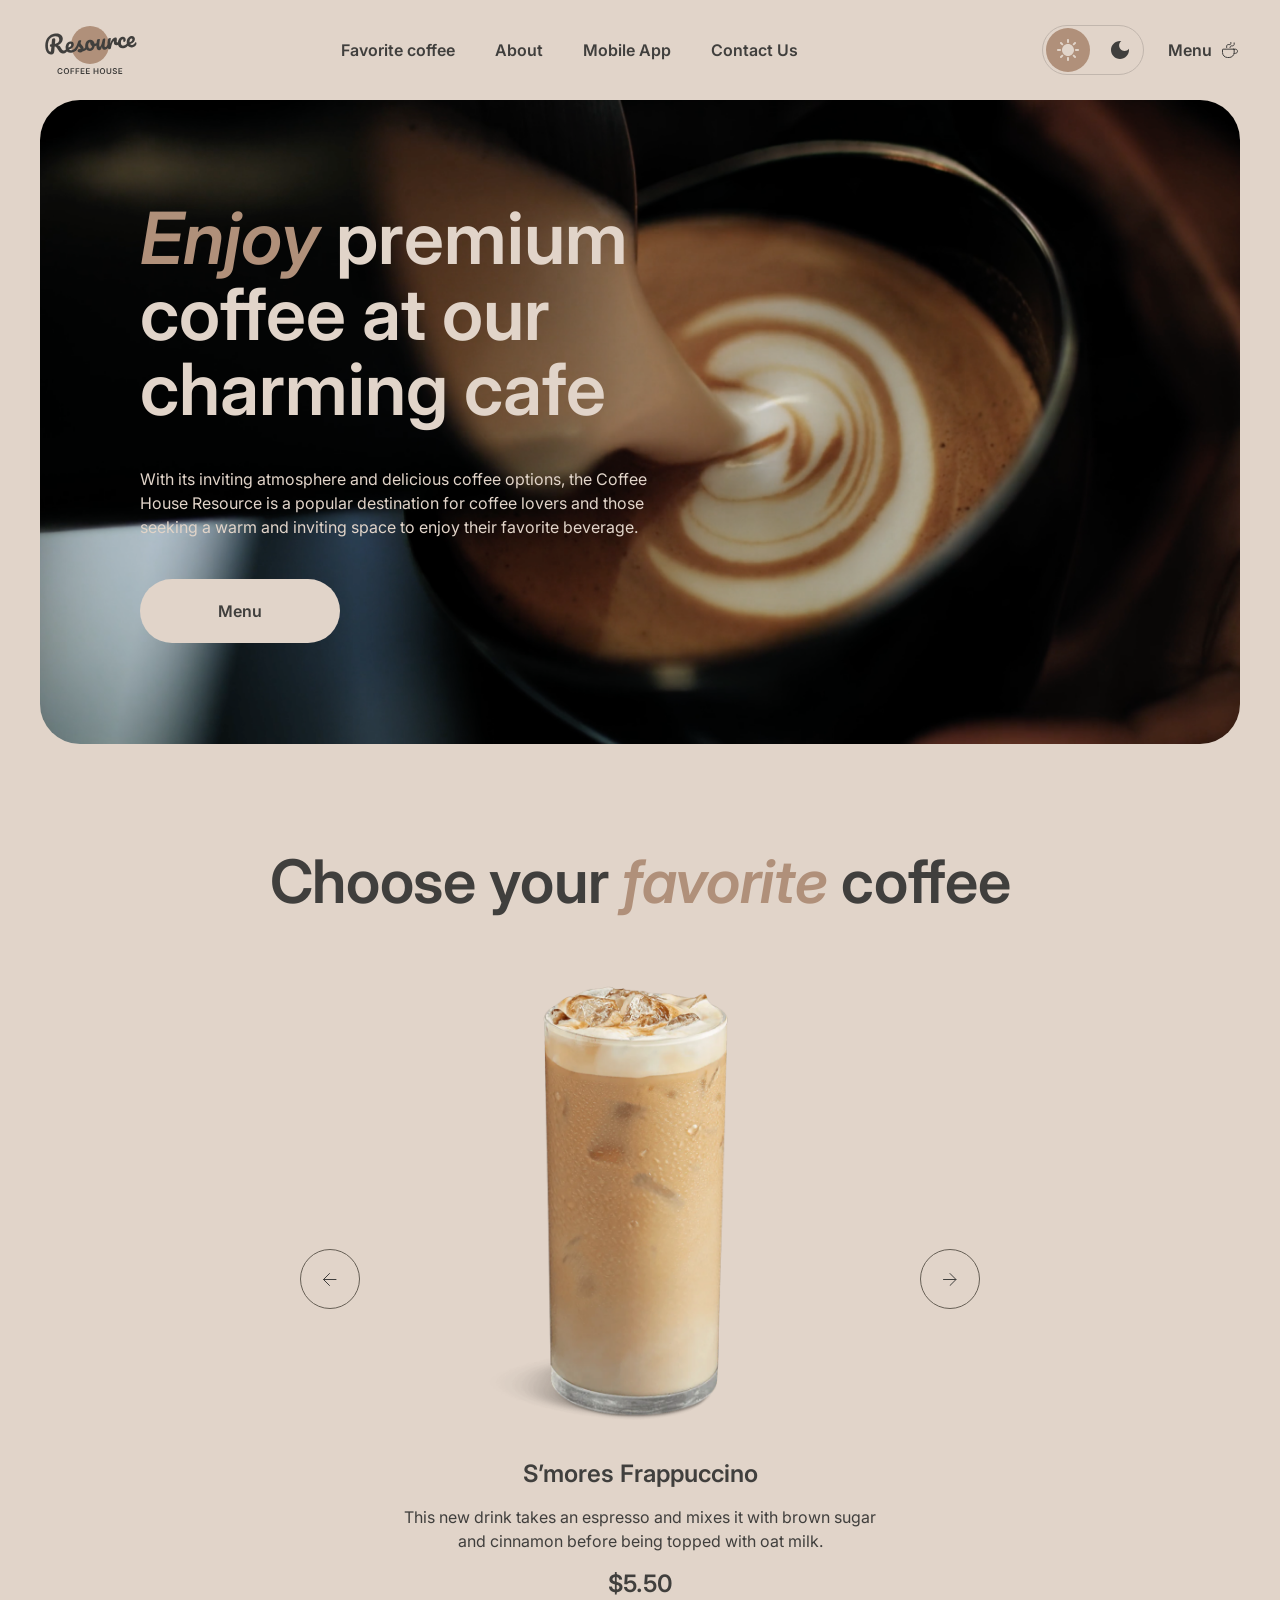
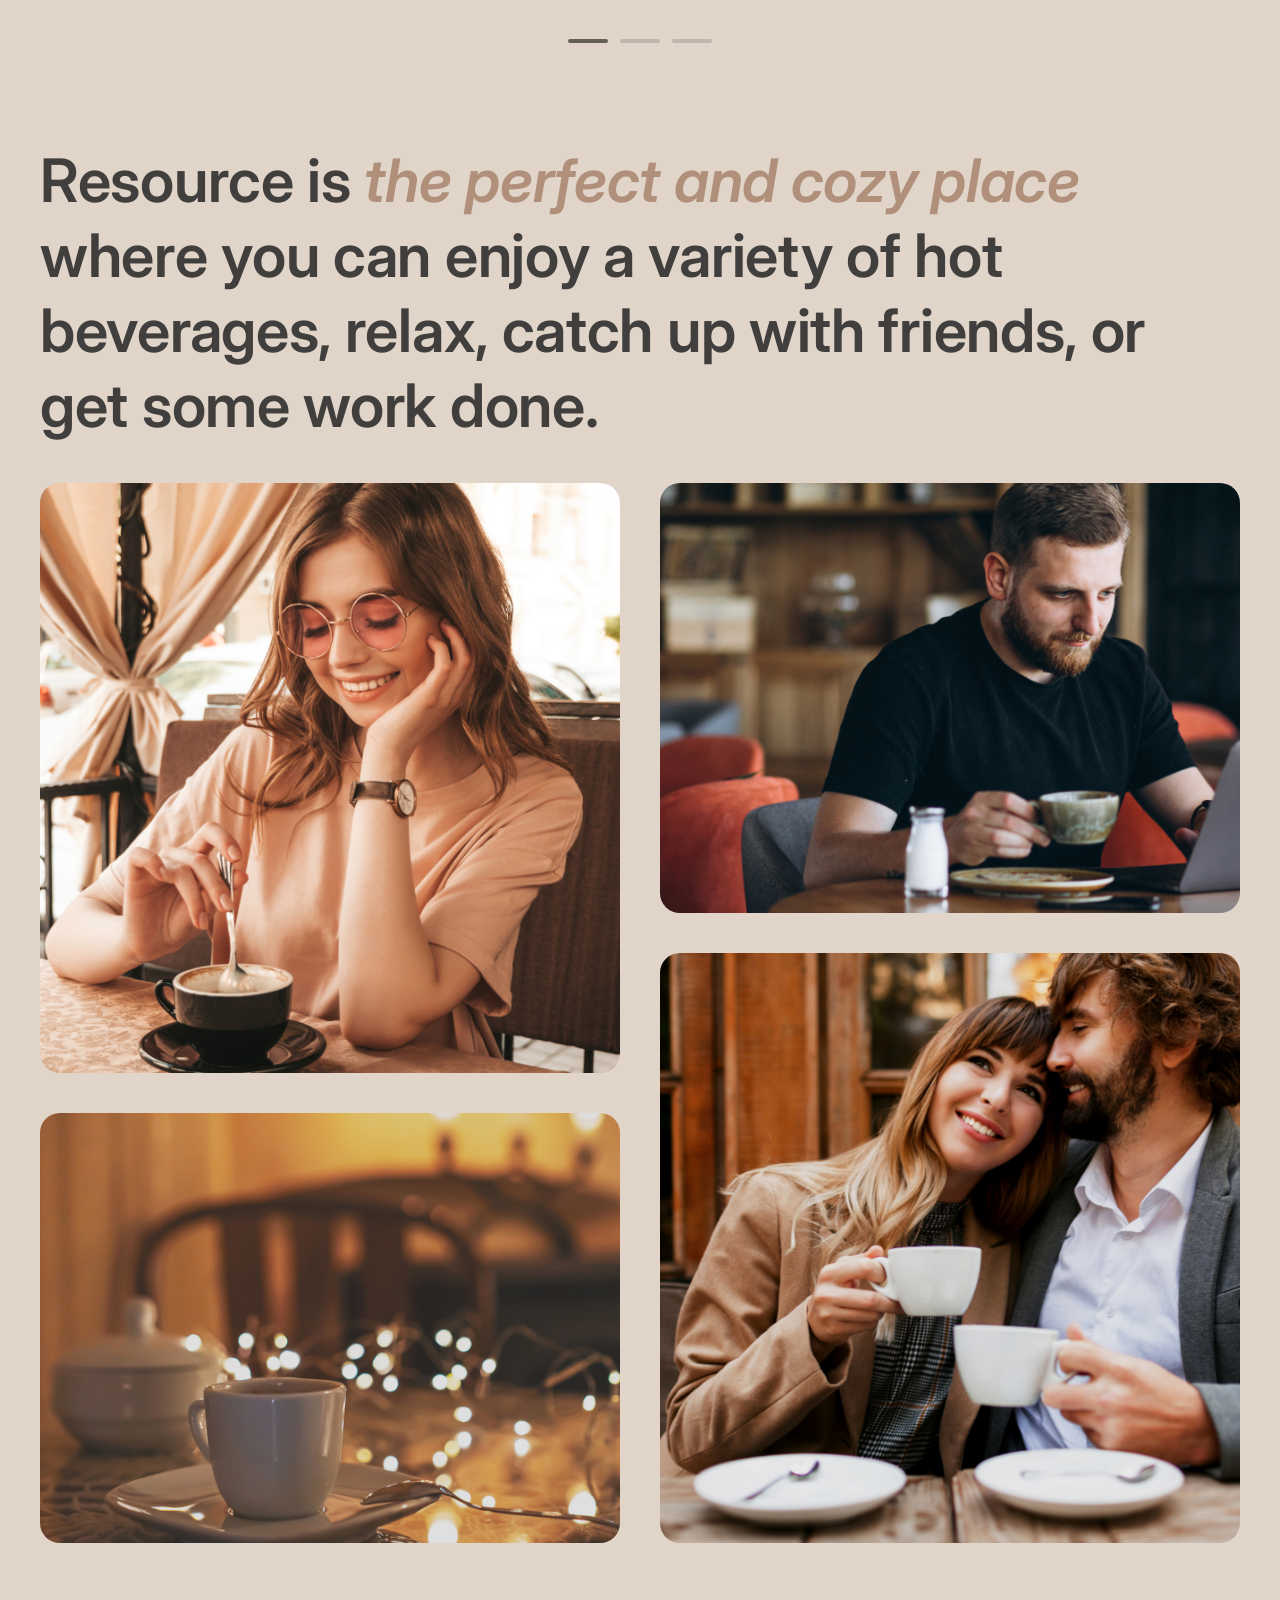
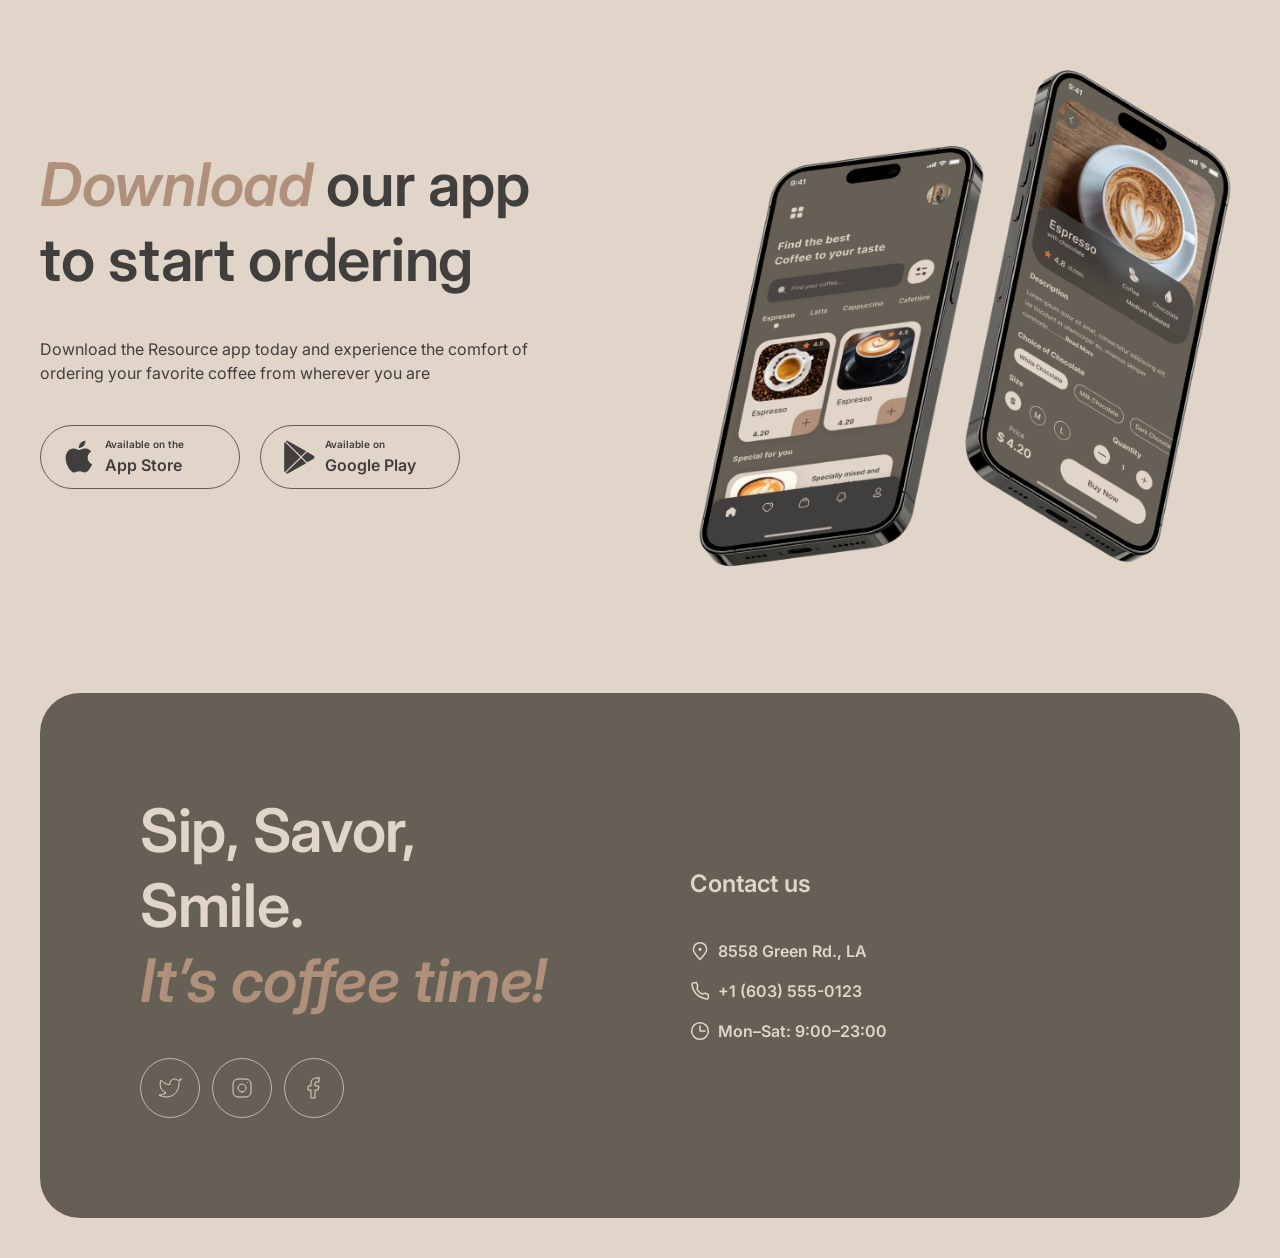
<file: index.html>
<!DOCTYPE html>

<html lang="en">

<head>
    <meta charset="UTF-8">
    <meta name="viewport" content="width=device-width, initial-scale=1.0">
    <title>Coffee House</title>
    <script>
        const savedTheme = localStorage.getItem('theme') || 'light';
        document.documentElement.dataset.theme = savedTheme;
    </script>
    <link rel="stylesheet" href="./style.css">
</head>

<body>
    <header class="header">
        <div class="header-menu">
            <a class="logo" href="./index.html">
                <img class="logo__image" src="./assets/images/icons/logo-light.svg" alt="Resource Coffee House">
            </a>

            <nav class="desktop-menu" aria-label="Main navigation">
                <ul class="desktop-menu__list">
                    <li>
                        <a class="menu-item" href="#favorite-coffee">Favorite coffee</a>
                    </li>

                    <li>
                        <a class="menu-item" href="#about">About</a>
                    </li>

                    <li>
                        <a class="menu-item" href="#mobile-app">Mobile App</a>
                    </li>

                    <li>
                        <a class="menu-item" href="#contacts">Contact Us</a>
                    </li>
                </ul>
            </nav>

            <div class="header-actions">
                <div class="theme-switch">
                    <button class="theme-switch__item theme-switch__item--light" type="button" aria-label="Light theme"
                        data-theme="light">
                        <img src="./assets/images/icons/sun.svg" alt="">
                    </button>

                    <button class="theme-switch__item theme-switch__item--dark" type="button" aria-label="Dark theme"
                        data-theme="dark">
                        <img src="./assets/images/icons/moon.svg" alt="">
                    </button>
                </div>

                <a class="menu-item menu-item--menu" href="./menu.html">
                    <span class="menu-item__text">Menu</span>

                    <svg class="menu-item__icon" width="20" height="20" viewBox="0 0 40 40" fill="none"
                        xmlns="http://www.w3.org/2000/svg" aria-hidden="true">
                        <path
                            d="M28.3335 18.9333V25C28.3335 30.5228 23.8563 35 18.3335 35H15.0002C9.47731 35 5.00016 30.5228 5.00016 25V18.9333C5.00016 18.602 5.26879 18.3333 5.60016 18.3333H27.7335C28.0649 18.3333 28.3335 18.602 28.3335 18.9333Z"
                            stroke="currentColor" stroke-width="2" stroke-linecap="round" stroke-linejoin="round" />
                        <path
                            d="M20.0002 15C20.0002 13.3334 21.1906 11.6667 23.5716 11.6667C24.0921 11.6667 24.7139 11.6667 25.3335 11.6667C26.9904 11.6667 28.3335 10.3236 28.3335 8.66671V5.83337"
                            stroke="currentColor" stroke-width="2" stroke-linecap="round" stroke-linejoin="round" />
                        <path
                            d="M13.3332 15V12.1667C13.3332 10.5098 14.6763 9.16667 16.3332 9.16667H19.6665C20.7711 9.16667 21.6665 8.27124 21.6665 7.16667V5"
                            stroke="currentColor" stroke-width="2" stroke-linecap="round" stroke-linejoin="round" />
                        <path
                            d="M26.6665 18.3334H30.8332C33.1344 18.3334 34.9998 20.1989 34.9998 22.5C34.9998 24.8012 33.1344 26.6667 30.8332 26.6667H28.3332"
                            stroke="currentColor" stroke-width="2" stroke-linecap="round" stroke-linejoin="round" />
                    </svg>
                </a>

                <button class="burger-button" type="button" aria-label="Open menu" aria-expanded="false">
                    <span class="burger-button__lines">
                        <span class="burger-button__line"></span>
                        <span class="burger-button__line"></span>
                    </span>
                </button>
            </div>
        </div>

        <nav class="mobile-menu" aria-label="Main navigation">
            <ul class="mobile-menu__list">
                <li class="mobile-menu__item">
                    <a class="mobile-menu__link" href="#favorite-coffee">
                        Favorite coffee
                    </a>
                </li>

                <li class="mobile-menu__item">
                    <a class="mobile-menu__link" href="#about">
                        About
                    </a>
                </li>

                <li class="mobile-menu__item">
                    <a class="mobile-menu__link" href="#mobile-app">
                        Mobile App
                    </a>
                </li>

                <li class="mobile-menu__item">
                    <a class="mobile-menu__link" href="#contacts">
                        Contact Us
                    </a>
                </li>

                <li class="mobile-menu__item">
                    <a class="mobile-menu__link" href="./menu.html">
                        Menu
                    </a>
                </li>
            </ul>
        </nav>
    </header>

    <main>
        <section class="hero">
            <div class="hero__container">
                <div class="offer">
                    <h1 class="offer__title">
                        <em>Enjoy</em> premium coffee at our charming cafe
                    </h1>

                    <p class="offer__description">
                        With its inviting atmosphere and delicious coffee options, the Coffee House Resource is a
                        popular destination for coffee lovers and those seeking a warm and inviting space to enjoy their
                        favorite beverage.
                    </p>

                    <a class="primary-button" href="./menu.html">
                        <span class="primary-button__content">
                            <span>Menu</span>

                            <svg class="primary-button__icon" width="20" height="20" viewBox="0 0 40 40" fill="none"
                                xmlns="http://www.w3.org/2000/svg" aria-hidden="true">
                                <path
                                    d="M28.3335 18.9333V25C28.3335 30.5228 23.8563 35 18.3335 35H15.0002C9.47731 35 5.00016 30.5228 5.00016 25V18.9333C5.00016 18.602 5.26879 18.3333 5.60016 18.3333H27.7335C28.0649 18.3333 28.3335 18.602 28.3335 18.9333Z"
                                    stroke="currentColor" stroke-width="2" stroke-linecap="round"
                                    stroke-linejoin="round" />
                                <path
                                    d="M20.0002 15C20.0002 13.3334 21.1906 11.6667 23.5716 11.6667C24.0921 11.6667 24.7139 11.6667 25.3335 11.6667C26.9904 11.6667 28.3335 10.3236 28.3335 8.66671V5.83337"
                                    stroke="currentColor" stroke-width="2" stroke-linecap="round"
                                    stroke-linejoin="round" />
                                <path
                                    d="M13.3332 15V12.1667C13.3332 10.5098 14.6763 9.16667 16.3332 9.16667H19.6665C20.7711 9.16667 21.6665 8.27124 21.6665 7.16667V5"
                                    stroke="currentColor" stroke-width="2" stroke-linecap="round"
                                    stroke-linejoin="round" />
                                <path
                                    d="M26.6665 18.3334H30.8332C33.1344 18.3334 34.9998 20.1989 34.9998 22.5C34.9998 24.8012 33.1344 26.6667 30.8332 26.6667H28.3332"
                                    stroke="currentColor" stroke-width="2" stroke-linecap="round"
                                    stroke-linejoin="round" />
                            </svg>
                        </span>
                    </a>
                </div>
            </div>
        </section>

        <section class="slider" id="favorite-coffee">
            <div class="slider__container">
                <h2 class="slider__title">
                    Choose your <em>favorite</em> coffee
                </h2>

                <div class="slider__content">
                    <button class="slider-button slider-button--prev" type="button" aria-label="Previous coffee">
                        <svg width="14" height="13" viewBox="0 0 14 13" fill="none" xmlns="http://www.w3.org/2000/svg">
                            <path d="M13 6.5H0.5M6.5 12.5L0.5 6.5L6.5 0.5" stroke="currentColor" stroke-linecap="round"
                                stroke-linejoin="round" />
                        </svg>
                    </button>

                    <div class="slider__track"></div>

                    <button class="slider-button slider-button--next" type="button" aria-label="Next coffee">
                        <svg width="14" height="13" viewBox="0 0 14 13" fill="none" xmlns="http://www.w3.org/2000/svg">
                            <path d="M0.5 6.5H13M7 12.5L13 6.5L7 0.5" stroke="currentColor" stroke-linecap="round"
                                stroke-linejoin="round" />
                        </svg>
                    </button>
                </div>

                <div class="slider__controls">
                    <span class="slider__control slider__control--active"></span>
                    <span class="slider__control"></span>
                    <span class="slider__control"></span>
                </div>
            </div>
        </section>

        <section class="about" id="about">
            <div class="about__container">
                <div class="about__text">
                    <h2>
                        Resource is <em>the perfect and cozy place</em> where you can enjoy a variety of hot beverages,
                        relax, catch up with friends, or get some work done.
                    </h2>
                </div>

                <div class="about__images">
                    <div class="about__column">
                        <div class="about__image-wrapper">
                            <img class="about__image" src="./assets/images/about-1.png" alt="Coffee House interior">
                        </div>

                        <div class="about__image-wrapper">
                            <img class="about__image" src="./assets/images/about-2.png" alt="Coffee House interior">
                        </div>
                    </div>

                    <div class="about__column">
                        <div class="about__image-wrapper">
                            <img class="about__image" src="./assets/images/about-3.png" alt="Coffee House interior">
                        </div>

                        <div class="about__image-wrapper">
                            <img class="about__image" src="./assets/images/about-4.png" alt="Coffee House interior">
                        </div>
                    </div>
                </div>
            </div>
        </section>

        <section class="mobile-app" id="mobile-app">
            <div class="mobile-app__container">
                <div class="mobile-app__content">
                    <h2>
                        <em>Download</em> our app to start ordering
                    </h2>

                    <p class="mobile-app__text">
                        Download the Resource app today and experience the comfort of ordering your favorite coffee from
                        wherever you are
                    </p>

                    <div class="mobile-app__buttons">
                        <a class="app-store-button" href="#" aria-label="Download on the App Store">
                            <svg class="app-store-button__icon" width="36" height="36" viewBox="0 0 36 36" fill="none"
                                xmlns="http://www.w3.org/2000/svg" aria-hidden="true">
                                <path
                                    d="M26.7068 18.6307C26.6699 14.6324 30.0645 12.6872 30.2198 12.5966C28.2972 9.86366 25.3173 9.49026 24.2702 9.46048C21.7675 9.20369 19.3398 10.9206 18.0649 10.9206C16.7645 10.9206 14.8013 9.48529 12.6853 9.52747C9.96244 9.56841 7.41517 11.1055 6.01811 13.4923C3.13493 18.359 5.28523 25.5108 8.04754 29.4446C9.42932 31.3712 11.044 33.5223 13.1574 33.4466C15.2249 33.3635 15.9973 32.1614 18.4924 32.1614C20.9646 32.1614 21.6898 33.4466 23.8452 33.3983C26.0642 33.3635 27.4613 31.463 28.7947 29.519C30.3915 27.3108 31.0328 25.1362 31.0583 25.0245C31.0061 25.0071 26.7488 23.4229 26.7068 18.6307Z"
                                    fill="currentColor" />
                                <path
                                    d="M22.6352 6.87268C23.7472 5.51675 24.5081 3.67205 24.2969 1.80005C22.6874 1.86952 20.6745 2.88554 19.5154 4.21169C18.4898 5.38029 17.5737 7.29571 17.8104 9.097C19.6184 9.2285 21.4748 8.20752 22.6352 6.87268Z"
                                    fill="currentColor" />
                            </svg>

                            <span class="app-store-button__text">
                                <span class="app-store-button__caption">Available on the</span>
                                <span class="app-store-button__name">App Store</span>
                            </span>
                        </a>

                        <a class="app-store-button" href="#" aria-label="Get it on Google Play">
                            <svg class="app-store-button__icon" width="36" height="36" viewBox="0 0 36 36" fill="none"
                                xmlns="http://www.w3.org/2000/svg" aria-hidden="true">
                                <path
                                    d="M3.7558 3.20297C3.39335 3.57289 3.18359 4.14884 3.18359 4.89471V31.4994C3.18359 32.2453 3.39335 32.8212 3.7558 33.1911L3.84525 33.2723L19.1359 18.37V18.0181L3.84525 3.11575L3.7558 3.20297Z"
                                    fill="currentColor" />
                                <path
                                    d="M26.078 23.34L20.9868 18.37V18.0181L26.0842 13.0482L26.1983 13.1128L32.235 16.4617C33.9578 17.4121 33.9578 18.976 32.235 19.9324L26.1983 23.2753L26.078 23.34V23.34Z"
                                    fill="currentColor" />
                                <path
                                    d="M25.2737 24.2007L20.0622 19.1195L4.68213 34.1166C5.25433 34.7031 6.18744 34.7737 7.24856 34.1873L25.2737 24.2007"
                                    fill="currentColor" />
                                <path
                                    d="M25.2737 12.1876L7.24856 2.20103C6.18744 1.62058 5.25433 1.69125 4.68213 2.27772L20.0622 17.2688L25.2737 12.1876Z"
                                    fill="currentColor" />
                            </svg>

                            <span class="app-store-button__text">
                                <span class="app-store-button__caption">Available on</span>
                                <span class="app-store-button__name">Google Play</span>
                            </span>
                        </a>
                    </div>
                </div>

                <img class="mobile-app__image" src="./assets/images/mobile-screens.png"
                    alt="Resource mobile app screens">
            </div>
        </section>
    </main>

    <footer class="footer" id="contacts">
        <div class="footer__container">
            <div class="footer__offer">
                <h2>
                    Sip, Savor, Smile.<br>
                    <em>It’s coffee time!</em>
                </h2>

                <div class="footer__socials">
                    <a class="social-button" href="#" aria-label="Twitter">
                        <svg width="24" height="24" viewBox="0 0 24 24" fill="none" xmlns="http://www.w3.org/2000/svg"
                            aria-hidden="true">
                            <path
                                d="M23 3.01006C23 3.01006 20.9821 4.20217 19.86 4.54006C19.2577 3.84757 18.4577 3.35675 17.567 3.13398C16.6767 2.91122 15.7395 2.96725 14.8821 3.29451C14.0247 3.62177 13.2884 4.20446 12.773 4.96377C12.2575 5.72309 11.9877 6.62239 12 7.54006V8.54006C10.2426 8.58562 8.50127 8.19587 6.93101 7.4055C5.36074 6.61513 4.01032 5.44869 3 4.01006C3 4.01006 -1 13.0101 8 17.0101C5.94053 18.408 3.48716 19.109 1 19.0101C10 24.0101 21 19.0101 21 7.51006C20.9991 7.23151 20.9723 6.95365 20.92 6.68006C21.9406 5.67355 23 3.01006 23 3.01006Z"
                                stroke="currentColor" stroke-linecap="round" stroke-linejoin="round" />
                        </svg>
                    </a>

                    <a class="social-button" href="#" aria-label="Instagram">
                        <svg width="24" height="24" viewBox="0 0 24 24" fill="none" xmlns="http://www.w3.org/2000/svg"
                            aria-hidden="true">
                            <path
                                d="M12 16C14.2091 16 16 14.2091 16 12C16 9.79086 14.2091 8 12 8C9.79086 8 8 9.79086 8 12C8 14.2091 9.79086 16 12 16Z"
                                stroke="currentColor" stroke-linecap="round" stroke-linejoin="round" />
                            <path
                                d="M3 16V8C3 5.23858 5.23858 3 8 3H16C18.7614 3 21 5.23858 21 8V16C21 18.7614 18.7614 21 16 21H8C5.23858 21 3 18.7614 3 16Z"
                                stroke="currentColor" />
                            <path d="M17.5 6.51L17.51 6.49889" stroke="currentColor" stroke-linecap="round"
                                stroke-linejoin="round" />
                        </svg>
                    </a>

                    <a class="social-button" href="#" aria-label="Facebook">
                        <svg width="24" height="24" viewBox="0 0 24 24" fill="none" xmlns="http://www.w3.org/2000/svg"
                            aria-hidden="true">
                            <path
                                d="M17 2H14C12.6739 2 11.4021 2.52678 10.4645 3.46447C9.52678 4.40215 9 5.67392 9 7V10H6V14H9V22H13V14H16L17 10H13V7C13 6.73478 13.1054 6.48043 13.2929 6.29289C13.4804 6.10536 13.7348 6 14 6H17V2Z"
                                stroke="currentColor" stroke-linecap="round" stroke-linejoin="round" />
                        </svg>
                    </a>
                </div>
            </div>

            <div class="contacts-info">
                <h3>Contact us</h3>

                <ul class="contacts">
                    <li class="contact-link">
                        <img class="contact-link__icon" src="./assets/images/icons/address.svg" alt="">
                        <span class="contact-link__content">8558 Green Rd., LA</span>
                    </li>

                    <li class="contact-link">
                        <img class="contact-link__icon" src="./assets/images/icons/phone.svg" alt="">
                        <span class="contact-link__content">+1 (603) 555-0123</span>
                    </li>

                    <li class="contact-link">
                        <img class="contact-link__icon" src="./assets/images/icons/clock.svg" alt="">
                        <span class="contact-link__content">Mon–Sat: 9:00–23:00</span>
                    </li>
                </ul>
            </div>
        </div>
    </footer>

    <script src="./script.js"></script>

</body>

</html>
</file>
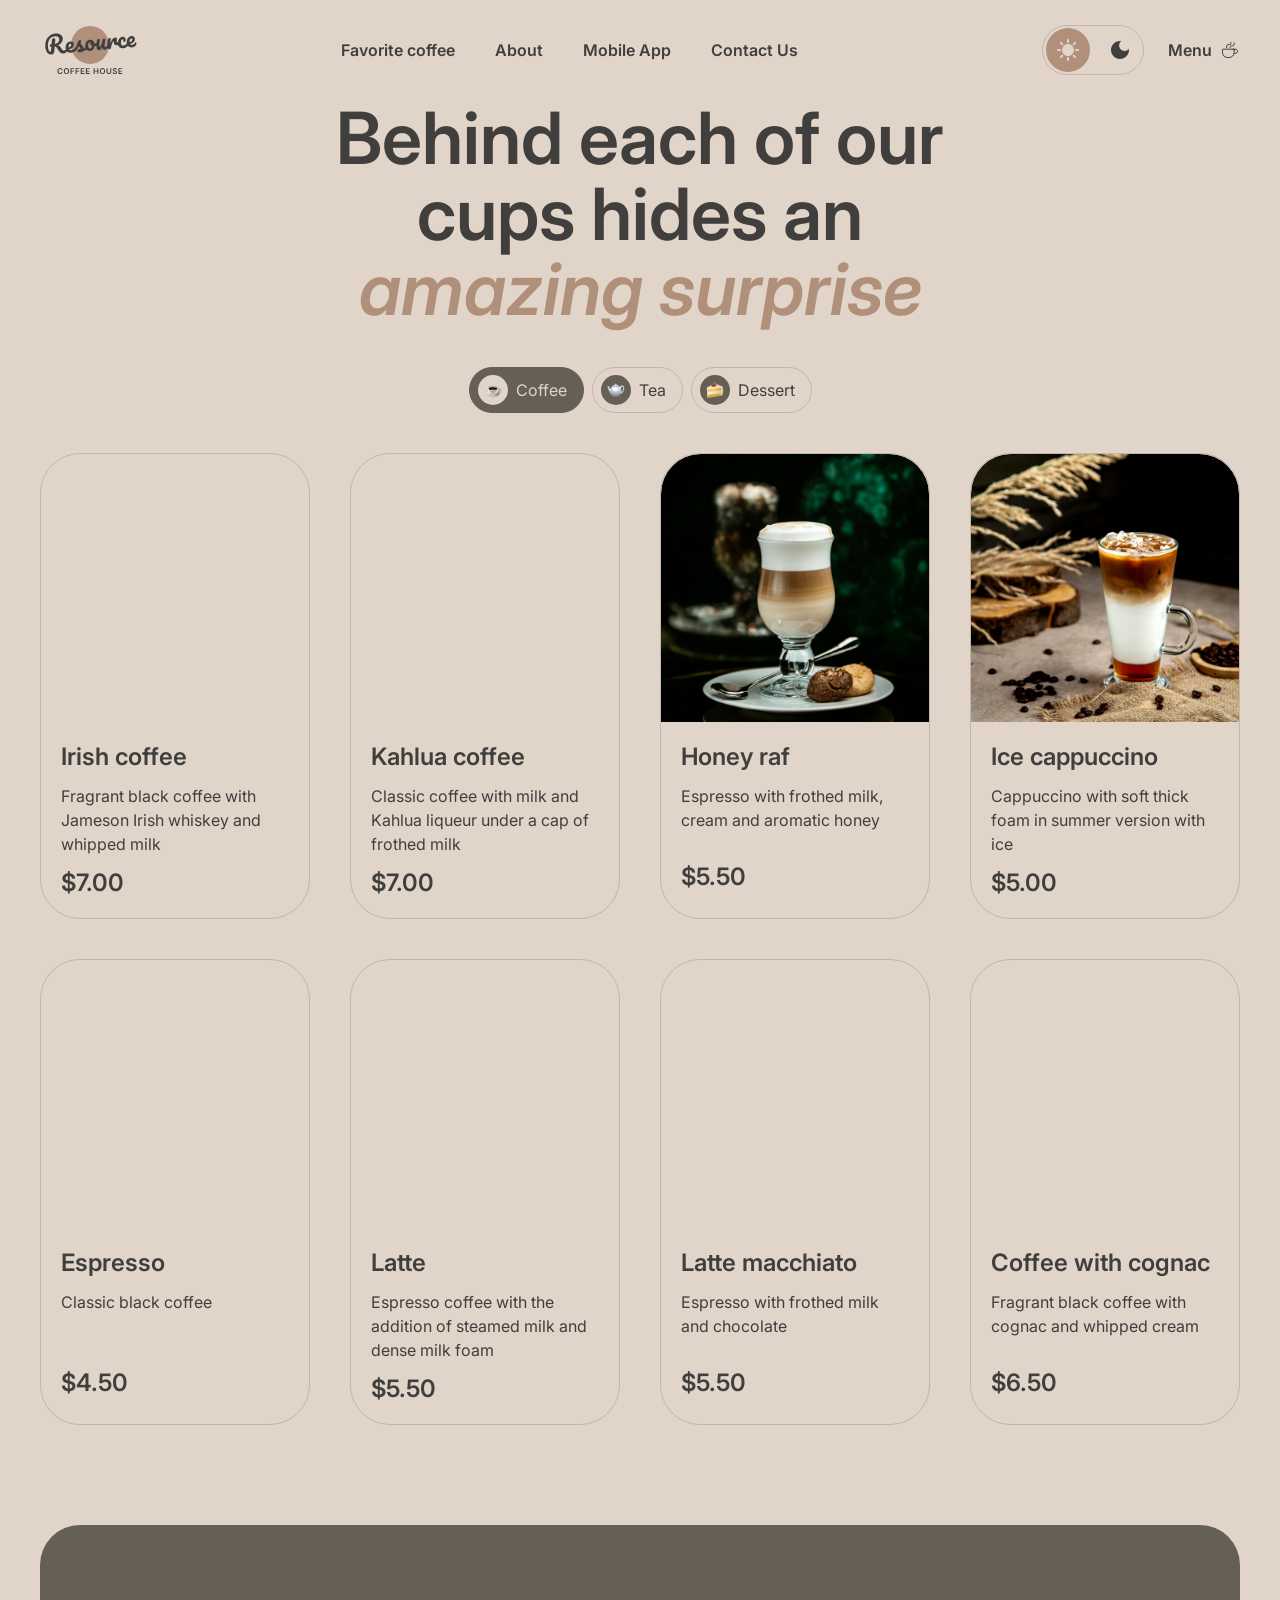
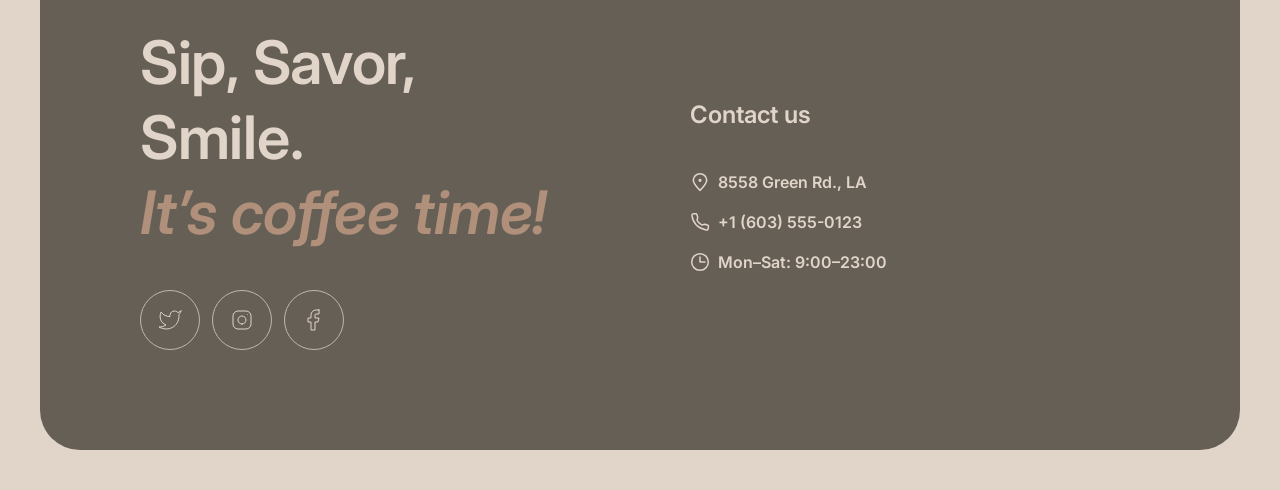
<file: menu.html>
<!DOCTYPE html>

<html lang="en">

<head>
    <meta charset="UTF-8">
    <meta name="viewport" content="width=device-width, initial-scale=1.0">
    <title>Menu</title>
    <script>
        const savedTheme = localStorage.getItem('theme') || 'light';
        document.documentElement.dataset.theme = savedTheme;
    </script>
    <link rel="stylesheet" href="./style.css">
</head>

<body>
    <header class="header">
        <div class="header-menu">
            <a class="logo" href="./index.html">
                <img class="logo__image" src="./assets/images/icons/logo-light.svg" alt="Resource Coffee House">
            </a>

            <nav class="desktop-menu" aria-label="Main navigation">
                <ul class="desktop-menu__list">
                    <li>
                        <a class="menu-item" href="./index.html#favorite-coffee">Favorite coffee</a>
                    </li>

                    <li>
                        <a class="menu-item" href="./index.html#about">About</a>
                    </li>

                    <li>
                        <a class="menu-item" href="./index.html#mobile-app">Mobile App</a>
                    </li>

                    <li>
                        <a class="menu-item" href="./index.html#contacts">Contact Us</a>
                    </li>
                </ul>
            </nav>

            <div class="header-actions">
                <div class="theme-switch">
                    <button class="theme-switch__item theme-switch__item--light" type="button" aria-label="Light theme"
                        data-theme="light">
                        <img src="./assets/images/icons/sun.svg" alt="">
                    </button>

                    <button class="theme-switch__item theme-switch__item--dark" type="button" aria-label="Dark theme"
                        data-theme="dark">
                        <img src="./assets/images/icons/moon.svg" alt="">
                    </button>
                </div>

                <a class="menu-item menu-item--menu" href="./menu.html">
                    <span class="menu-item__text">Menu</span>

                    <svg class="menu-item__icon" width="20" height="20" viewBox="0 0 40 40" fill="none"
                        xmlns="http://www.w3.org/2000/svg" aria-hidden="true">
                        <path
                            d="M28.3335 18.9333V25C28.3335 30.5228 23.8563 35 18.3335 35H15.0002C9.47731 35 5.00016 30.5228 5.00016 25V18.9333C5.00016 18.602 5.26879 18.3333 5.60016 18.3333H27.7335C28.0649 18.3333 28.3335 18.602 28.3335 18.9333Z"
                            stroke="currentColor" stroke-width="2" stroke-linecap="round" stroke-linejoin="round" />
                        <path
                            d="M20.0002 15C20.0002 13.3334 21.1906 11.6667 23.5716 11.6667C24.0921 11.6667 24.7139 11.6667 25.3335 11.6667C26.9904 11.6667 28.3335 10.3236 28.3335 8.66671V5.83337"
                            stroke="currentColor" stroke-width="2" stroke-linecap="round" stroke-linejoin="round" />
                        <path
                            d="M13.3332 15V12.1667C13.3332 10.5098 14.6763 9.16667 16.3332 9.16667H19.6665C20.7711 9.16667 21.6665 8.27124 21.6665 7.16667V5"
                            stroke="currentColor" stroke-width="2" stroke-linecap="round" stroke-linejoin="round" />
                        <path
                            d="M26.6665 18.3334H30.8332C33.1344 18.3334 34.9998 20.1989 34.9998 22.5C34.9998 24.8012 33.1344 26.6667 30.8332 26.6667H28.3332"
                            stroke="currentColor" stroke-width="2" stroke-linecap="round" stroke-linejoin="round" />
                    </svg>
                </a>

                <button class="burger-button" type="button" aria-label="Open menu" aria-expanded="false">
                    <span class="burger-button__lines">
                        <span class="burger-button__line"></span>
                        <span class="burger-button__line"></span>
                    </span>
                </button>
            </div>
        </div>

        <nav class="mobile-menu" aria-label="Main navigation">
            <ul class="mobile-menu__list">
                <li class="mobile-menu__item">
                    <a class="mobile-menu__link" href="./index.html#favorite-coffee">
                        Favorite coffee
                    </a>
                </li>

                <li class="mobile-menu__item">
                    <a class="mobile-menu__link" href="./index.html#about">
                        About
                    </a>
                </li>

                <li class="mobile-menu__item">
                    <a class="mobile-menu__link" href="./index.html#mobile-app">
                        Mobile App
                    </a>
                </li>

                <li class="mobile-menu__item">
                    <a class="mobile-menu__link" href="./index.html#contacts">
                        Contact Us
                    </a>
                </li>

                <li class="mobile-menu__item">
                    <a class="mobile-menu__link" href="./menu.html">
                        Menu
                    </a>
                </li>
            </ul>
        </nav>
    </header>

    <main>
        <section class="menu">
            <div class="menu__container">
                <div class="menu__offer">
                    <h1 class="menu__title">
                        Behind each of our cups hides an <em>amazing surprise</em>
                    </h1>
                </div>

                <div class="menu__content">
                    <div class="menu__tabs">
                        <button class="tab-item tab-item--active" type="button" data-category="coffee">
                            <span class="tab-item__icon" aria-hidden="true">
                                <img src="./assets/images/icons/coffee.svg" alt="">
                            </span>
                            <span>Coffee</span>
                        </button>

                        <button class="tab-item" type="button" data-category="tea">
                            <span class="tab-item__icon" aria-hidden="true">
                                <img src="./assets/images/icons/tea.svg" alt="">
                            </span>
                            <span>Tea</span>
                        </button>

                        <button class="tab-item" type="button" data-category="dessert">
                            <span class="tab-item__icon" aria-hidden="true">
                                <img src="./assets/images/icons/dessert.svg" alt="">
                            </span>
                            <span>Dessert</span>
                        </button>
                    </div>

                    <div class="menu__grid" data-menu-grid></div>

                    <button class="refresh-button" type="button" aria-label="Show more products" data-refresh-button>
                        <svg width="24" height="24" viewBox="0 0 24 24" fill="none" xmlns="http://www.w3.org/2000/svg"
                            aria-hidden="true">
                            <path
                                d="M21.8883 13.5C21.1645 18.3113 17.013 22 12 22C6.47715 22 2 17.5228 2 12C2 6.47715 6.47715 2 12 2C16.1006 2 19.6248 4.46819 21.1679 8"
                                stroke="currentColor" stroke-linecap="round" stroke-linejoin="round" />
                            <path d="M17 8H21.4C21.7314 8 22 7.73137 22 7.4V3" stroke="currentColor"
                                stroke-linecap="round" stroke-linejoin="round" />
                        </svg>
                    </button>
                </div>
            </div>
        </section>
    </main>

    <footer class="footer" id="contacts">
        <div class="footer__container">
            <div class="footer__offer">
                <h2>
                    Sip, Savor, Smile.<br>
                    <em>It’s coffee time!</em>
                </h2>

                <div class="footer__socials">
                    <a class="social-button" href="#" aria-label="Twitter">
                        <svg width="24" height="24" viewBox="0 0 24 24" fill="none" xmlns="http://www.w3.org/2000/svg"
                            aria-hidden="true">
                            <path
                                d="M23 3.01006C23 3.01006 20.9821 4.20217 19.86 4.54006C19.2577 3.84757 18.4577 3.35675 17.567 3.13398C16.6767 2.91122 15.7395 2.96725 14.8821 3.29451C14.0247 3.62177 13.2884 4.20446 12.773 4.96377C12.2575 5.72309 11.9877 6.62239 12 7.54006V8.54006C10.2426 8.58562 8.50127 8.19587 6.93101 7.4055C5.36074 6.61513 4.01032 5.44869 3 4.01006C3 4.01006 -1 13.0101 8 17.0101C5.94053 18.408 3.48716 19.109 1 19.0101C10 24.0101 21 19.0101 21 7.51006C20.9991 7.23151 20.9723 6.95365 20.92 6.68006C21.9406 5.67355 23 3.01006 23 3.01006Z"
                                stroke="currentColor" stroke-linecap="round" stroke-linejoin="round" />
                        </svg>
                    </a>

                    <a class="social-button" href="#" aria-label="Instagram">
                        <svg width="24" height="24" viewBox="0 0 24 24" fill="none" xmlns="http://www.w3.org/2000/svg"
                            aria-hidden="true">
                            <path
                                d="M12 16C14.2091 16 16 14.2091 16 12C16 9.79086 14.2091 8 12 8C9.79086 8 8 9.79086 8 12C8 14.2091 9.79086 16 12 16Z"
                                stroke="currentColor" stroke-linecap="round" stroke-linejoin="round" />
                            <path
                                d="M3 16V8C3 5.23858 5.23858 3 8 3H16C18.7614 3 21 5.23858 21 8V16C21 18.7614 18.7614 21 16 21H8C5.23858 21 3 18.7614 3 16Z"
                                stroke="currentColor" />
                            <path d="M17.5 6.51L17.51 6.49889" stroke="currentColor" stroke-linecap="round"
                                stroke-linejoin="round" />
                        </svg>
                    </a>

                    <a class="social-button" href="#" aria-label="Facebook">
                        <svg width="24" height="24" viewBox="0 0 24 24" fill="none" xmlns="http://www.w3.org/2000/svg"
                            aria-hidden="true">
                            <path
                                d="M17 2H14C12.6739 2 11.4021 2.52678 10.4645 3.46447C9.52678 4.40215 9 5.67392 9 7V10H6V14H9V22H13V14H16L17 10H13V7C13 6.73478 13.1054 6.48043 13.2929 6.29289C13.4804 6.10536 13.7348 6 14 6H17V2Z"
                                stroke="currentColor" stroke-linecap="round" stroke-linejoin="round" />
                        </svg>
                    </a>
                </div>
            </div>

            <div class="contacts-info">
                <h3>Contact us</h3>

                <ul class="contacts">
                    <li class="contact-link">
                        <img class="contact-link__icon" src="./assets/images/icons/address.svg" alt="">
                        <span class="contact-link__content">8558 Green Rd., LA</span>
                    </li>

                    <li class="contact-link">
                        <img class="contact-link__icon" src="./assets/images/icons/phone.svg" alt="">
                        <span class="contact-link__content">+1 (603) 555-0123</span>
                    </li>

                    <li class="contact-link">
                        <img class="contact-link__icon" src="./assets/images/icons/clock.svg" alt="">
                        <span class="contact-link__content">Mon–Sat: 9:00–23:00</span>
                    </li>
                </ul>
            </div>
        </div>
    </footer>

    <div class="modal" data-modal></div>

    <script src="./script.js"></script>

</body>

</html>
</file>
<file: style.css>
@import url('https://fonts.googleapis.com/css2?family=Inter:ital,wght@0,400;0,600;1,600&display=swap');

:root {
    --color-text-primary: #403F3D;
    --color-text-inverse: #E1D4C9;
    --color-text-accent: #B0907A;

    --color-background-page: #E1D4C9;
    --color-background-container: #665F55;
    --color-background-overlay: rgba(64, 63, 61, 0.8);

    --color-border-primary: #C1B6AD;
    --color-border-inverse: #665F55;

    --font-family-primary: 'Inter', sans-serif;

    --font-weight-regular: 400;
    --font-weight-semibold: 600;
    --font-weight-medium: 500;

    --font-size-h1-mobile: 42px;
    --font-size-h2-mobile: 32px;
    --font-size-h1-desktop: 72px;
    --font-size-h2-desktop: 60px;
    --font-size-h3-desktop: 24px;
    --font-size-body: 16px;
    --font-size-caption: 10px;
    --font-size-action: 16px;
    --font-size-burger: 32px;

    --line-height-h1-mobile: 115%;
    --line-height-h2-mobile: 125%;
    --line-height-h1-desktop: 105%;
    --line-height-h2-desktop: 125%;
    --line-height-body: 150%;
    --line-height-caption: 140%;
    --line-height-action: 150%;
    --line-height-burger: 125%;

    --menu-item-gap: 8px;
    --menu-item-icon-size: 20px;
    --menu-item-hover-border: 2px;
    --menu-item-hover-gap: 4px;

    --tab-item-height: 46px;
    --tab-item-gap: 8px;
    --tab-item-radius: 100px;
    --tab-item-padding-top: 8px;
    --tab-item-padding-right: 16px;
    --tab-item-padding-bottom: 8px;
    --tab-item-padding-left: 8px;
    --tab-item-icon-size: 30px;
    --tab-item-icon-radius: 100px;

    --button-primary-width: 200px;
    --button-primary-height: 64px;
    --button-primary-gap: 8px;
    --button-primary-radius: 100px;
    --button-primary-padding-top: 20px;
    --button-primary-padding-right: 78px;
    --button-primary-padding-bottom: 20px;
    --button-primary-padding-left: 78px;

    --button-secondary-width: 200px;
    --button-secondary-height: 44px;
    --button-secondary-gap: 8px;
    --button-secondary-radius: 100px;
    --button-secondary-padding-top: 10px;
    --button-secondary-padding-right: 78px;
    --button-secondary-padding-bottom: 10px;
    --button-secondary-padding-left: 78px;
    --button-secondary-border-width: 1px;

    --app-store-button-width: 200px;
    --app-store-button-height: 64px;
    --app-store-button-gap: 8px;
    --app-store-button-border-width: 1px;
    --app-store-button-radius: 100px;
    --app-store-button-padding-top: 12px;
    --app-store-button-padding-right: 20px;
    --app-store-button-padding-bottom: 12px;
    --app-store-button-padding-left: 20px;
    --app-store-button-icon-size: 36px;
    --app-store-button-text-gap: 2px;

    --slider-button-size: 60px;
    --slider-button-border-width: 1px;
    --slider-button-radius: 100px;
    --slider-button-icon-width: 14px;
    --slider-button-icon-height: 13px;

    --social-button-size: 60px;
    --social-button-border-width: 1px;
    --social-button-radius: 100px;
    --social-button-icon-size: 24px;

    --burger-button-size: 44px;
    --burger-button-border-width: 1px;
    --burger-button-radius: 100px;
    --burger-line-width: 16px;
    --burger-line-height: 1px;
    --burger-line-gap: 8px;

    --contact-link-icon-size: 20px;
    --contact-link-gap: 8px;
    --contact-link-hover-border: 2px;
    --contact-link-hover-gap: 4px;

    --theme-switch-width: 88px;
    --theme-switch-height: 44px;
    --theme-switch-gap: 8px;
    --theme-switch-border-width: 1px;
    --theme-switch-radius: 100px;
    --theme-switch-padding: 4px;
    --theme-switch-item-size: 36px;
    --theme-switch-item-radius: 100px;

    --transition-duration: 500ms;
    --transition-timing: ease-in;

    --modal-radius: 40px;
    --modal-padding: 16px;
    --modal-content-gap: 20px;
    --modal-option-gap: 8px;
    --modal-divider-margin: 20px;
}

[data-theme='dark'] {
    --color-text-primary: #E1D4C9;
    --color-text-inverse: #E1D4C9;
    --color-text-accent: #B0907A;

    --color-background-page: #292826;
    --color-background-container: #403F3D;
    --color-background-overlay: rgba(41, 40, 38, 0.8);

    --color-border-primary: #665F55;
    --color-border-inverse: #C1B6AD;
}

*,
*::before,
*::after {
    box-sizing: border-box;
}

html {
    scroll-behavior: smooth;
}

body {
    min-width: 320px;
    margin: 0;
    font-family: var(--font-family-primary);
    font-size: var(--font-size-body);
    font-weight: var(--font-weight-regular);
    line-height: var(--line-height-body);
    color: var(--color-text-primary);
    background-color: var(--color-background-page);
}

h1,
h2,
h3,
h4,
h5,
h6,
p,
ul,
ol {
    margin: 0;
}

ul,
ol {
    padding: 0;
    list-style: none;
}

a {
    color: inherit;
    text-decoration: none;
}

button,
input,
textarea,
select {
    margin: 0;
    font: inherit;
}

button {
    padding: 0;
    border: 0;
    color: inherit;
    background: none;
    cursor: pointer;
}

img {
    display: block;
    max-width: 100%;
    height: auto;
}

h1,
h2 {
    font-weight: var(--font-weight-semibold);
}

h1 {
    font-size: var(--font-size-h1-desktop);
    line-height: var(--line-height-h1-desktop);
}

h2 {
    font-size: var(--font-size-h2-desktop);
    line-height: var(--line-height-h2-desktop);
    letter-spacing: -0.3px;
}

h1 em,
h2 em {
    font-family: 'Inter', sans-serif;
    font-weight: 600;
    font-style: italic;
    color: var(--color-text-accent);
}

.menu-item {
    position: relative;
    display: inline-flex;
    align-items: center;
    gap: var(--menu-item-gap);
    font-size: var(--font-size-action);
    font-weight: var(--font-weight-semibold);
    line-height: var(--line-height-action);
}

.menu-item__icon {
    width: var(--menu-item-icon-size);
    height: var(--menu-item-icon-size);
}

.menu-item--menu {
    display: inline-flex;
    width: 100%;
}

.menu-item::after {
    position: absolute;
    right: 0;
    bottom: calc(-1 * var(--menu-item-hover-gap));
    left: 0;
    height: var(--menu-item-hover-border);
    content: '';
    background-color: currentColor;
    transform: scaleX(0);
    transform-origin: left;
    transition: transform var(--transition-duration) var(--transition-timing);
}

.menu-item:hover::after {
    transform: scaleX(1);
}

.desktop-menu {
    display: block;
    flex: 1;
}

.desktop-menu__list {
    display: flex;
    align-items: center;
    justify-content: center;
    gap: 40px;
    padding-right: 44px;
}

.tab-item__icon {
    display: flex;
    align-items: center;
    justify-content: center;
    width: var(--tab-item-icon-size);
    height: var(--tab-item-icon-size);
    flex-shrink: 0;
    border-radius: var(--tab-item-icon-radius);
    background-color: var(--color-background-container);
}

.tab-item__icon img {
    width: 20px;
    height: 20px;
    object-fit: contain;
}

.tab-item {
    display: inline-flex;
    align-items: center;
    width: auto;
    height: var(--tab-item-height);
    gap: var(--tab-item-gap);
    padding: var(--tab-item-padding-top) var(--tab-item-padding-right) var(--tab-item-padding-bottom) var(--tab-item-padding-left);
    border: 1px solid var(--color-border-primary);
    border-radius: var(--tab-item-radius);
    color: var(--color-text-primary);
    background-color: transparent;
    transition:
        color var(--transition-duration) var(--transition-timing),
        background-color var(--transition-duration) var(--transition-timing);
}

.tab-item:hover {
    border-color: var(--color-background-container);
    color: var(--color-text-inverse);
    background-color: var(--color-background-container);
}

.tab-item:hover .tab-item__icon {
    background-color: var(--color-background-page);
}

.tab-item--active {
    border-color: var(--color-background-container);
    color: var(--color-text-inverse);
    background-color: var(--color-background-container);
}

.tab-item--active .tab-item__icon {
    background-color: var(--color-background-page);
}

.tab-item__icon svg {
    width: 100%;
    height: 100%;
}

.secondary-button {
    display: inline-flex;
    align-items: center;
    justify-content: center;
    width: var(--button-secondary-width);
    height: var(--button-secondary-height);
    gap: var(--button-secondary-gap);
    padding: var(--button-secondary-padding-top) var(--button-secondary-padding-right) var(--button-secondary-padding-bottom) var(--button-secondary-padding-left);
    border: var(--button-secondary-border-width) solid var(--color-border-inverse);
    border-radius: var(--button-secondary-radius);
    color: var(--color-text-inverse);
    background-color: var(--color-text-primary);
    font-size: var(--font-size-action);
    font-weight: var(--font-weight-semibold);
    line-height: var(--line-height-action);
    transition: background-color var(--transition-duration) var(--transition-timing);
}

.secondary-button:hover {
    background-color: var(--color-background-container);
}

.app-store-button {
    display: inline-flex;
    align-items: center;
    width: var(--app-store-button-width);
    height: var(--app-store-button-height);
    gap: var(--app-store-button-gap);
    padding: var(--app-store-button-padding-top) var(--app-store-button-padding-right) var(--app-store-button-padding-bottom) var(--app-store-button-padding-left);
    border: var(--app-store-button-border-width) solid var(--color-border-inverse);
    border-radius: var(--app-store-button-radius);
    color: var(--color-text-primary);
    background-color: transparent;
    transition:
        color var(--transition-duration) var(--transition-timing),
        background-color var(--transition-duration) var(--transition-timing),
        border-color var(--transition-duration) var(--transition-timing);
}

.app-store-button__icon {
    width: var(--app-store-button-icon-size);
    height: var(--app-store-button-icon-size);
    flex-shrink: 0;
}

.app-store-button__text {
    display: flex;
    flex-direction: column;
    gap: var(--app-store-button-text-gap);
}

.app-store-button__caption {
    font-size: var(--font-size-caption);
    font-weight: var(--font-weight-semibold);
    line-height: var(--line-height-caption);
}

.app-store-button__name {
    font-size: var(--font-size-action);
    font-weight: var(--font-weight-semibold);
    line-height: var(--line-height-action);
    text-align: left;
}

.app-store-button:hover {
    color: var(--color-text-inverse);
    background-color: var(--color-text-primary);
    border-color: var(--color-text-primary);
}

[data-theme='dark'] .app-store-button:hover {
    color: var(--color-text-inverse);
    background-color: var(--color-background-container);
    border-color: var(--color-background-container);
}

.slider-button {
    display: inline-flex;
    align-items: center;
    justify-content: center;
    width: var(--slider-button-size);
    height: var(--slider-button-size);
    flex-shrink: 0;
    border: var(--slider-button-border-width) solid var(--color-border-inverse);
    border-radius: var(--slider-button-radius);
    color: var(--color-text-primary);
    transition:
        color var(--transition-duration) var(--transition-timing),
        background-color var(--transition-duration) var(--transition-timing);
}

.slider-button:hover {
    color: var(--color-text-inverse);
    background-color: var(--color-background-container);
}

.slider-button svg {
    width: var(--slider-button-icon-width);
    height: var(--slider-button-icon-height);
}

.social-button {
    display: inline-flex;
    align-items: center;
    justify-content: center;
    width: var(--social-button-size);
    height: var(--social-button-size);
    border: var(--social-button-border-width) solid var(--color-border-primary);
    border-radius: var(--social-button-radius);
    color: var(--color-text-inverse);
    transition:
        color var(--transition-duration) var(--transition-timing),
        background-color var(--transition-duration) var(--transition-timing);
}

.social-button:hover {
    color: var(--color-text-primary);
    background-color: var(--color-background-page);
}

.social-button svg,
.social-button img {
    width: var(--social-button-icon-size);
    height: var(--social-button-icon-size);
}

.burger-button {
    display: none;
    align-items: center;
    justify-content: center;
    width: var(--burger-button-size);
    height: var(--burger-button-size);
    border: var(--burger-button-border-width) solid var(--color-border-inverse);
    border-radius: var(--burger-button-radius);
}

.burger-button__lines {
    display: flex;
    flex-direction: column;
    justify-content: space-between;
    width: var(--burger-line-width);
    height: calc(var(--burger-line-height) * 2 + var(--burger-line-gap));
}

.burger-button__line {
    width: var(--burger-line-width);
    height: var(--burger-line-height);
    flex-shrink: 0;
    background-color: currentColor;
    transition: transform var(--transition-duration) var(--transition-timing);
}

.burger-button--active .burger-button__line:first-child {
    transform: translateY(4.5px) rotate(45deg);
}

.burger-button--active .burger-button__line:last-child {
    transform: translateY(-4.5px) rotate(-45deg);
}

.contact-link {
    position: relative;
    display: inline-flex;
    align-items: center;
    width: fit-content;
    gap: var(--contact-link-gap);
    font-size: var(--font-size-action);
    font-weight: var(--font-weight-semibold);
    line-height: var(--line-height-action);
}

.contact-link::after {
    position: absolute;
    right: 0;
    bottom: calc(-1 * var(--contact-link-hover-gap));
    left: 0;
    height: var(--contact-link-hover-border);
    content: '';
    background-color: currentColor;
    transform: scaleX(0);
    transform-origin: left;
    transition: transform var(--transition-duration) var(--transition-timing);
}

.contact-link:hover::after {
    transform: scaleX(1);
}

.contact-link__icon {
    width: var(--contact-link-icon-size);
    height: var(--contact-link-icon-size);
}

.theme-switch {
    display: flex;
    align-items: center;
    justify-content: space-between;
    width: 102px;
    height: 50px;
    gap: 8px;
    padding: 3px;
    border: var(--theme-switch-border-width) solid var(--color-border-primary);
    border-radius: var(--theme-switch-radius);
}

.theme-switch__item {
    display: flex;
    align-items: center;
    justify-content: center;
    width: 44px;
    height: 44px;
    flex-shrink: 0;
    border: 0;
    border-radius: var(--theme-switch-item-radius);
    color: var(--color-text-primary);
    background-color: transparent;
    transition:
        color var(--transition-duration) var(--transition-timing),
        background-color var(--transition-duration) var(--transition-timing);
}

.theme-switch__item--light {
    background-color: var(--color-text-accent);
    color: var(--color-text-inverse);
}

.theme-switch__item:hover {
    background-color: var(--color-border-inverse);
}

.theme-switch__item img {
    display: block;
}

.theme-switch__item--light img {
    width: 22px;
    height: 22px;
}

.theme-switch__item--dark img {
    width: 18px;
    height: 18px;
}

[data-theme='dark'] .theme-switch__item--light {
    background-color: transparent;
    color: var(--color-text-inverse);
}

[data-theme='dark'] .theme-switch__item--dark {
    background-color: var(--color-text-accent);
    color: var(--color-text-inverse);
}

[data-theme='dark'] .theme-switch__item--light:hover {
    background-color: var(--color-background-container);
}

.logo {
    display: block;
    width: 100px;
    height: 60px;
}

.logo__image {
    width: 100%;
    height: 100%;
}

[data-theme='dark'] .logo__image {
    content: url('./assets/images/icons/logo-dark.svg');
}

.header {
    padding: 20px 40px 0;
}

.header-menu {
    display: flex;
    align-items: center;
}

.header-actions {
    display: flex;
    align-items: center;
    gap: 24px;
    margin-left: auto;
}

.mobile-menu {
    display: none;
}

.mobile-menu__list {
    display: flex;
    flex-direction: column;
    align-items: center;
    gap: 40px;
}

.mobile-menu__link {
    font-size: var(--font-size-burger);
    font-weight: var(--font-weight-semibold);
    line-height: var(--line-height-burger);
}

.header--menu-open {
    display: flex;
    flex-direction: column;
    position: fixed;
    inset: 0;
    z-index: 10;
    width: 100%;
    min-height: 100vh;
    background-color: var(--color-background-page);
}

.header--menu-open .mobile-menu {
    display: flex;
    align-items: center;
    justify-content: center;
    min-height: calc(100vh - 80px);
    flex: 1;
}

.hero {
    margin-top: 20px;
    padding: 0 40px;
}

.hero__container {
    min-height: 644px;
    padding: 100px;
    border-radius: 40px;
    background-image: url('./assets/images/img-hero.png');
    background-position: center;
    background-size: cover;
    background-repeat: no-repeat;
}

.offer {
    display: flex;
    flex-direction: column;
    justify-content: center;
    height: 100%;
    max-width: 530px;
}

.offer__title {
    color: var(--color-text-inverse);
}

.offer__description {
    margin-top: 40px;
    color: var(--color-text-inverse);
}

.offer .primary-button {
    margin-top: 40px;
}

.primary-button {
    display: inline-flex;
    align-items: center;
    justify-content: center;
    width: var(--button-primary-width);
    height: var(--button-primary-height);
    padding: var(--button-primary-padding-top) var(--button-primary-padding-right) var(--button-primary-padding-bottom) var(--button-primary-padding-left);
    border-radius: var(--button-primary-radius);
    color: var(--color-text-primary);
    background-color: var(--color-background-page);
    font-size: var(--font-size-action);
    font-weight: var(--font-weight-semibold);
    line-height: var(--line-height-action);
    transition: background-color var(--transition-duration) var(--transition-timing);
}

.primary-button__content {
    position: relative;
    display: inline-flex;
    align-items: center;
    justify-content: center;
    transition: transform var(--transition-duration) var(--transition-timing);
}

.primary-button__icon {
    position: absolute;
    top: 50%;
    left: calc(100% + 8px);
    width: 20px;
    height: 20px;
    opacity: 0;
    transform: translateY(-50%) scale(0);
    transition:
        opacity var(--transition-duration) var(--transition-timing),
        transform var(--transition-duration) var(--transition-timing);
}

.primary-button:hover .primary-button__content {
    transform: translateX(-14px);
}

.primary-button:hover .primary-button__icon {
    opacity: 1;
    transform: translateY(-50%) scale(1);
}

.slider,
.about,
.mobile-app,
.footer {
    margin-top: 100px;
}

.slider {
    padding: 0 40px;
}

.slider__content {
    display: flex;
    align-items: center;
    justify-content: center;
    gap: 40px;
    margin-top: 40px;
}

.slider__track {
    width: 480px;
    max-width: 100%;
    overflow: hidden;
    position: relative;
}

.slider__slides {
    display: flex;
    width: 100%;
    transition: transform var(--transition-duration) var(--transition-timing);
}

.slider__slides .coffee-card {
    flex: 0 0 100%;
    width: 100%;
}

.slider__slide {
    flex: 0 0 100%;
    width: 100%;
}

.slider__mask {
    position: absolute;
    top: 0;
    bottom: 0;
    width: 20%; 
    background: var(--color-background-page); 
    z-index: 1; 
    pointer-events: none; 
}

.slider__mask--left {
    left: 0;
}

.slider__mask--right {
    right: 0;
}

.slider__slide–active {
    position: relative;
    z-index: 2; 
}

@media (max-width: 767px) {
    .slider__track {
        width: 100%;
    }
}

.slider__title {
    text-align: center;
}

.coffee-card {
    width: 100%;
    max-width: 480px;
    margin: 0 auto;
    flex: 0 0 100%;
}

.coffee-card__image {
    width: 100%;
    aspect-ratio: 1;
    object-fit: cover;
}

.coffee-card__description {
    display: flex;
    flex-direction: column;
    align-items: center;
    gap: 16px;
    margin-top: 20px;
    color: var(--color-text-primary);
    text-align: center;
}

.coffee-card__title,
.coffee-card__price {
    font-size: var(--font-size-h3-desktop);
    line-height: var(--line-height-h2-mobile);
    font-weight: var(--font-weight-semibold);
}

.coffee-card__text {
    width: 100%;
    font-size: var(--font-size-body);
    line-height: var(--line-height-body);
    font-weight: var(--font-weight-regular);
    text-align: center;
}

.slider__controls {
    display: flex;
    justify-content: center;
    gap: 12px;
    margin-top: 40px;
}

.slider__control {
    width: 40px;
    height: 4px;
    border-radius: 100px;
    background-color: var(--color-border-primary);
}

.slider__control--active {
    background-color: var(--color-border-inverse);
}

.about {
    padding: 0 40px;
}

.about__container {
    display: flex;
    flex-direction: column;
    gap: 40px;
}

.about__text {
    text-align: left;
}

.about__images {
    display: grid;
    grid-template-columns: repeat(2, minmax(0, 1fr));
    gap: 40px;
    height: 1060px;
}

.about__column {
    display: grid;
    gap: 40px;
    min-height: 0;
}

.about__column:first-child {
    grid-template-rows: 1.372fr 1fr;
}

.about__column:last-child {
    grid-template-rows: 1fr 1.372fr;
}

.about__image-wrapper {
    overflow: hidden;
    min-height: 0;
    border-radius: 20px;
}

.about__image {
    width: 100%;
    height: 100%;
    min-height: 0;
    max-width: none;
    border-radius: 20px;
    object-fit: cover;
    transform: scale(1.1);
}

.mobile-app {
    padding: 0 40px;
}

.mobile-app__container {
    display: grid;
    grid-template-columns: 1fr 1fr;
    gap: 100px;
}

.mobile-app__content {
    display: flex;
    flex-direction: column;
    align-self: center;
    gap: 40px;
    flex: 1;
}

.mobile-app__content h2 {
    width: 90%;
}

.mobile-app__text {
    font-size: var(--font-size-body);
    line-height: var(--line-height-body);
}

.mobile-app__buttons {
    display: flex;
    flex-direction: row;
    gap: 20px;
}

.mobile-app__image {
    width: 100%;
    height: auto;
    margin: 0;
    object-fit: contain;
}

.footer {
    padding: 100px;
    margin: 100px 40px 40px;
    border-radius: 40px;
    color: var(--color-text-inverse);
    background-color: var(--color-background-container);
}

.footer__container {
    display: flex;
    align-items: center;
    justify-content: space-between;
    gap: 100px;
}

.footer__offer,
.contacts-info {
    flex: 1;
}

.footer__offer {
    display: flex;
    flex-direction: column;
    gap: 40px;
}

.footer__socials {
    display: flex;
    gap: 12px;
}

.contacts-info {
    display: flex;
    flex-direction: column;
    gap: 40px;
}

.contacts-info h3 {
    font-size: var(--font-size-h3-desktop);
    line-height: var(--line-height-h2-mobile);
    font-weight: var(--font-weight-semibold);
}

.contacts {
    display: flex;
    flex-direction: column;
    align-items: flex-start;
    gap: 16px;
}

.footer .contact-link {
    color: var(--color-text-inverse);
}

.menu {
    margin-top: 20px;
    padding: 0 40px;
}

.menu__container {
    display: flex;
    flex-direction: column;
    gap: 40px;
}

.menu__offer {
    display: flex;
    justify-content: center;
}

.menu__title {
    padding: 0 280px;
    text-align: center;
}

.menu__content {
    display: flex;
    flex-direction: column;
    align-items: center;
    gap: 40px;
}

.menu__tabs {
    display: flex;
    align-items: center;
    justify-content: center;
    gap: 8px;
}

.menu__grid {
    display: grid;
    grid-template-columns: repeat(4, minmax(0, 1fr));
    width: 100%;
    gap: 40px;
}

.menu-card {
    width: 100%;
    overflow: hidden;
    border: 1px solid var(--color-border-primary);
    border-radius: 40px;
    background-color: transparent;
}

.menu-card__image-wrapper {
    overflow: hidden;
    width: 100%;
    aspect-ratio: 1;
    border-radius: 40px 40px 0 0;
}

.menu-card__image {
    width: 100%;
    height: 100%;
    object-fit: cover;
}

.menu-card__content {
    display: flex;
    flex-direction: column;
    min-height: 190px;
    padding: 20px;
    gap: 12px;
}

.menu-card__title,
.menu-card__price {
    font-size: var(--font-size-h3-desktop);
    line-height: var(--line-height-h2-mobile);
    font-weight: var(--font-weight-semibold);
}

.menu-card__description {
    flex: 1;
    font-size: var(--font-size-body);
    line-height: var(--line-height-body);
}

.refresh-button {
    display: none;
    align-items: center;
    justify-content: center;
    width: var(--slider-button-size);
    height: var(--slider-button-size);
    border: var(--slider-button-border-width) solid var(--color-border-inverse);
    border-radius: 50%;
    color: var(--color-text-primary);
    transition:
        color var(--transition-duration) var(--transition-timing),
        background-color var(--transition-duration) var(--transition-timing);
}

.refresh-button:hover {
    color: var(--color-text-inverse);
    background-color: var(--color-background-container);
}

.refresh-button svg {
    width: 24px;
    height: 24px;
}

.refresh-button[hidden] {
    display: none;
}

@media (max-width: 1199px) {
    h1 {
        font-size: var(--font-size-h1-mobile);
        line-height: var(--line-height-h1-mobile);
    }

    h2 {
        font-size: var(--font-size-h2-mobile);
        line-height: var(--line-height-h2-mobile);
    }

    .desktop-menu {
        display: none;
    }

    .menu-item--menu {
        display: none;
    }

    .burger-button {
        display: inline-flex;
    }

    .header {
        padding: 20px 40px 0;
    }

    .header-menu {
        justify-content: space-between;
    }

    .header-actions {
        gap: 24px;
        margin-left: 0;
    }

    .theme-switch {
        width: 102px;
        height: 50px;
        gap: 8px;
        padding: 3px;
    }

    .theme-switch__item {
        width: 44px;
        height: 44px;
    }

    .hero {
        padding: 0 40px;
    }

    .hero__container {
        min-height: 0;
        padding: 100px 60px;
    }

    .slider {
        padding: 0 40px;
    }

    .slider-button {
        display: inline-flex;
    }

    .slider__track {
        flex: 1;
    }

    .coffee-card {
        max-width: 480px;
    }

    .about {
        padding: 0 40px;
    }

    .about__images {
        display: flex;
        flex-direction: column;
        height: auto;
    }

    .about__column {
        display: flex;
        flex-direction: column;
        gap: 40px;
    }

    .about__column:first-child .about__image-wrapper:nth-child(2),
    .about__column:last-child .about__image-wrapper:first-child {
        display: none;
    }

    .about__image-wrapper {
        height: 688px;
    }

    .about__image {
        height: 100%;
        object-fit: cover;
    }

    .mobile-app {
        padding: 0 40px;
    }

    .mobile-app__container {
        display: flex;
        flex-direction: column;
        gap: 100px;
    }

    .mobile-app__content h2 {
        width: 85%;
    }

    .mobile-app__buttons {
        flex-direction: row;
        gap: 20px;
    }

    .mobile-app__image {
        width: 630px;
        height: 630px;
        margin: 0 auto;
    }

    .footer {
        padding: 100px 60px;
        margin-left: 40px;
        margin-right: 40px;
    }

    .footer__container {
        flex-direction: column;
        align-items: stretch;
        gap: 100px;
    }

    .footer__offer,
    .contacts-info {
        flex: none;
    }

    .menu {
        padding: 0 40px;
    }

    .menu__title {
        padding: 0;
    }

    .menu__grid {
        grid-template-columns: repeat(2, minmax(0, 1fr));
        gap: 40px;
    }

    .refresh-button {
        display: inline-flex;
    }
}


@media (min-width: 769px) {
    .desktop-menu {
        display: block;
    }

    .menu-item--menu {
        display: inline-flex;
    }

    .burger-button {
        display: none;
    }

    .mobile-menu {
        display: none !important;
    }

    .header--menu-open {
        display: block;
        position: static;
        inset: auto;
        z-index: auto;
        width: auto;
        min-height: auto;
        background-color: transparent;
    }
}

@media (max-width: 768px) {
    h1 {
        font-size: var(--font-size-h1-mobile);
        line-height: var(--line-height-h1-mobile);
    }

    h2 {
        font-size: var(--font-size-h2-mobile);
        line-height: var(--line-height-h2-mobile);
    }

    .header {
        padding: 20px 16px 0;
    }

    .header-actions {
        gap: 12px;
    }

    .theme-switch {
        width: var(--theme-switch-width);
        height: var(--theme-switch-height);
        gap: var(--theme-switch-gap);
        padding: var(--theme-switch-padding);
    }

    .theme-switch__item {
        width: var(--theme-switch-item-size);
        height: var(--theme-switch-item-size);
    }

    .hero {
        padding: 0 16px;
    }

    .hero__container {
        padding: 60px 16px;
    }

    .slider {
        padding: 0 16px;
    }

    .slider-button {
        display: none;
    }

    .slider__track {
        width: 100%;
    }

    .coffee-card {
        max-width: none;
    }

    .about {
        padding: 0 16px;
    }

    .about__image-wrapper {
        height: 590px;
    }

    .about__image {
        height: 100%;
        object-fit: cover;
    }

    .mobile-app {
        padding: 0 16px;
    }

    .mobile-app__container {
        gap: 40px;
    }

    .mobile-app__content h2 {
        width: auto;
        max-width: 85%;
    }

    .mobile-app__buttons {
        flex-direction: column;
        gap: 20px;
    }

    .mobile-app__image {
        width: 348px;
        height: 348px;
        margin: 0 auto;
    }

    .footer {
        padding: 60px 16px;
        margin: 100px 16px 40px;
    }

    .footer__container {
        gap: 40px;
    }

    .footer__offer,
    .contacts-info {
        gap: 40px;
    }

    .menu {
        padding: 0 16px;
    }

    .menu__grid {
        grid-template-columns: 1fr;
        gap: 40px;
    }

    .menu__title {
        padding: 0;
    }
}

.modal {
    display: none;
}

.modal--open {
    display: flex;
    position: fixed;
    inset: 0;
    z-index: 100;
    align-items: center;
    justify-content: center;
}

.modal__overlay {
    position: absolute;
    inset: 0;
    background-color: var(--color-background-overlay);
}

.modal__body {
    position: relative;
    z-index: 1;
    display: flex;
    width: calc(100% - 32px);
    max-width: 688px;
    max-height: calc(100vh - 32px);
    padding: var(--modal-padding);
    border-radius: var(--modal-radius);
    background-color: var(--color-background-page);
}

.modal__image-wrapper {
    display: none;
}

.modal__content {
    display: flex;
    flex-direction: column;
    width: 100%;
}

.modal__title {
    margin: 0;
    color: var(--color-text-primary);
    font-size: var(--font-size-h3-desktop);
    line-height: var(--line-height-h2-mobile);
    font-weight: var(--font-weight-semibold);
}

.modal__description {
    margin: 12px 0 0;
    color: var(--color-text-primary);
    font-size: var(--font-size-body);
    line-height: var(--line-height-body);
    text-align: left;
}

.modal__options {
    display: flex;
    flex-direction: column;
    gap: var(--modal-content-gap);
    margin-top: var(--modal-content-gap);
}

.modal__option-group {
    display: flex;
    flex-direction: column;
    gap: var(--modal-option-gap);
}

.modal__option-title {
    margin: 0;
    color: var(--color-text-primary);
    font-size: var(--font-size-body);
    line-height: var(--line-height-body);
    font-weight: var(--font-weight-medium);
}

.modal__options-list {
    display: flex;
    flex-wrap: wrap;
    gap: 8px;
}

.modal-option {
    display: inline-flex;
    align-items: center;
    justify-content: center;
    gap: 8px;
    min-height: 46px;
    padding: 8px 16px;
    border: 1px solid var(--color-border-primary);
    border-radius: 100px;
    color: var(--color-text-primary);
    background-color: transparent;
    font: inherit;
    cursor: pointer;
    transition:
        color 0.3s ease,
        background-color 0.3s ease;
}

.modal-option:hover,
.modal-option--active {
    color: var(--color-text-inverse);
    background-color: var(--color-background-container);
}

.modal-option__icon {
    display: flex;
    align-items: center;
    justify-content: center;
    width: 24px;
    height: 24px;
    border-radius: 50%;
    color: var(--color-text-inverse);
    background-color: var(--color-background-container);
    font-size: 12px;
    font-weight: var(--font-weight-semibold);
}

.modal-option--additive {
    width: auto;
}

.modal-option--active .modal-option__icon {
    color: var(--color-text-primary);
    background-color: var(--color-background-page);
}

.modal__total {
    display: flex;
    justify-content: space-between;
    margin-top: var(--modal-content-gap);
    color: var(--color-text-primary);
    font-size: var(--font-size-h3-desktop);
    line-height: var(--line-height-h2-mobile);
    font-weight: var(--font-weight-semibold);
}

.modal__divider {
    width: 100%;
    height: 1px;
    margin-top: var(--modal-divider-margin);
    background-color: var(--color-border-primary);
}

.modal__info {
    display: flex;
    align-items: flex-start;
    gap: 8px;
    margin-top: var(--modal-divider-margin);
}

.modal__info-icon {
    display: flex;
    flex-shrink: 0;
    align-items: center;
    justify-content: center;
    width: 16px;
    height: 16px;
    border: 1px solid currentColor;
    border-radius: 50%;
    color: var(--color-text-primary);
    font-size: 11px;
    font-weight: var(--font-weight-semibold);
}

.modal__info-text {
    margin: 0;
    color: var(--color-text-primary);
    font-size: 10px;
    line-height: 14px;
}

.modal__close-button {
    width: 100%;
    margin-top: var(--modal-content-gap);
}

.modal-open {
    overflow: hidden;
}

@media (min-width: 768px) {
    .modal__body {
        max-width: 688px;
        padding: 16px;
    }

    .modal__image-wrapper {
        display: block;
        flex-shrink: 0;
        width: 200px;
        height: 200px;
        overflow: hidden;
        border-radius: 40px;
    }

    .modal__image {
        width: 100%;
        height: 100%;
        object-fit: cover;
    }

    .modal__content {
        padding-left: 20px;
    }
}
</file>
